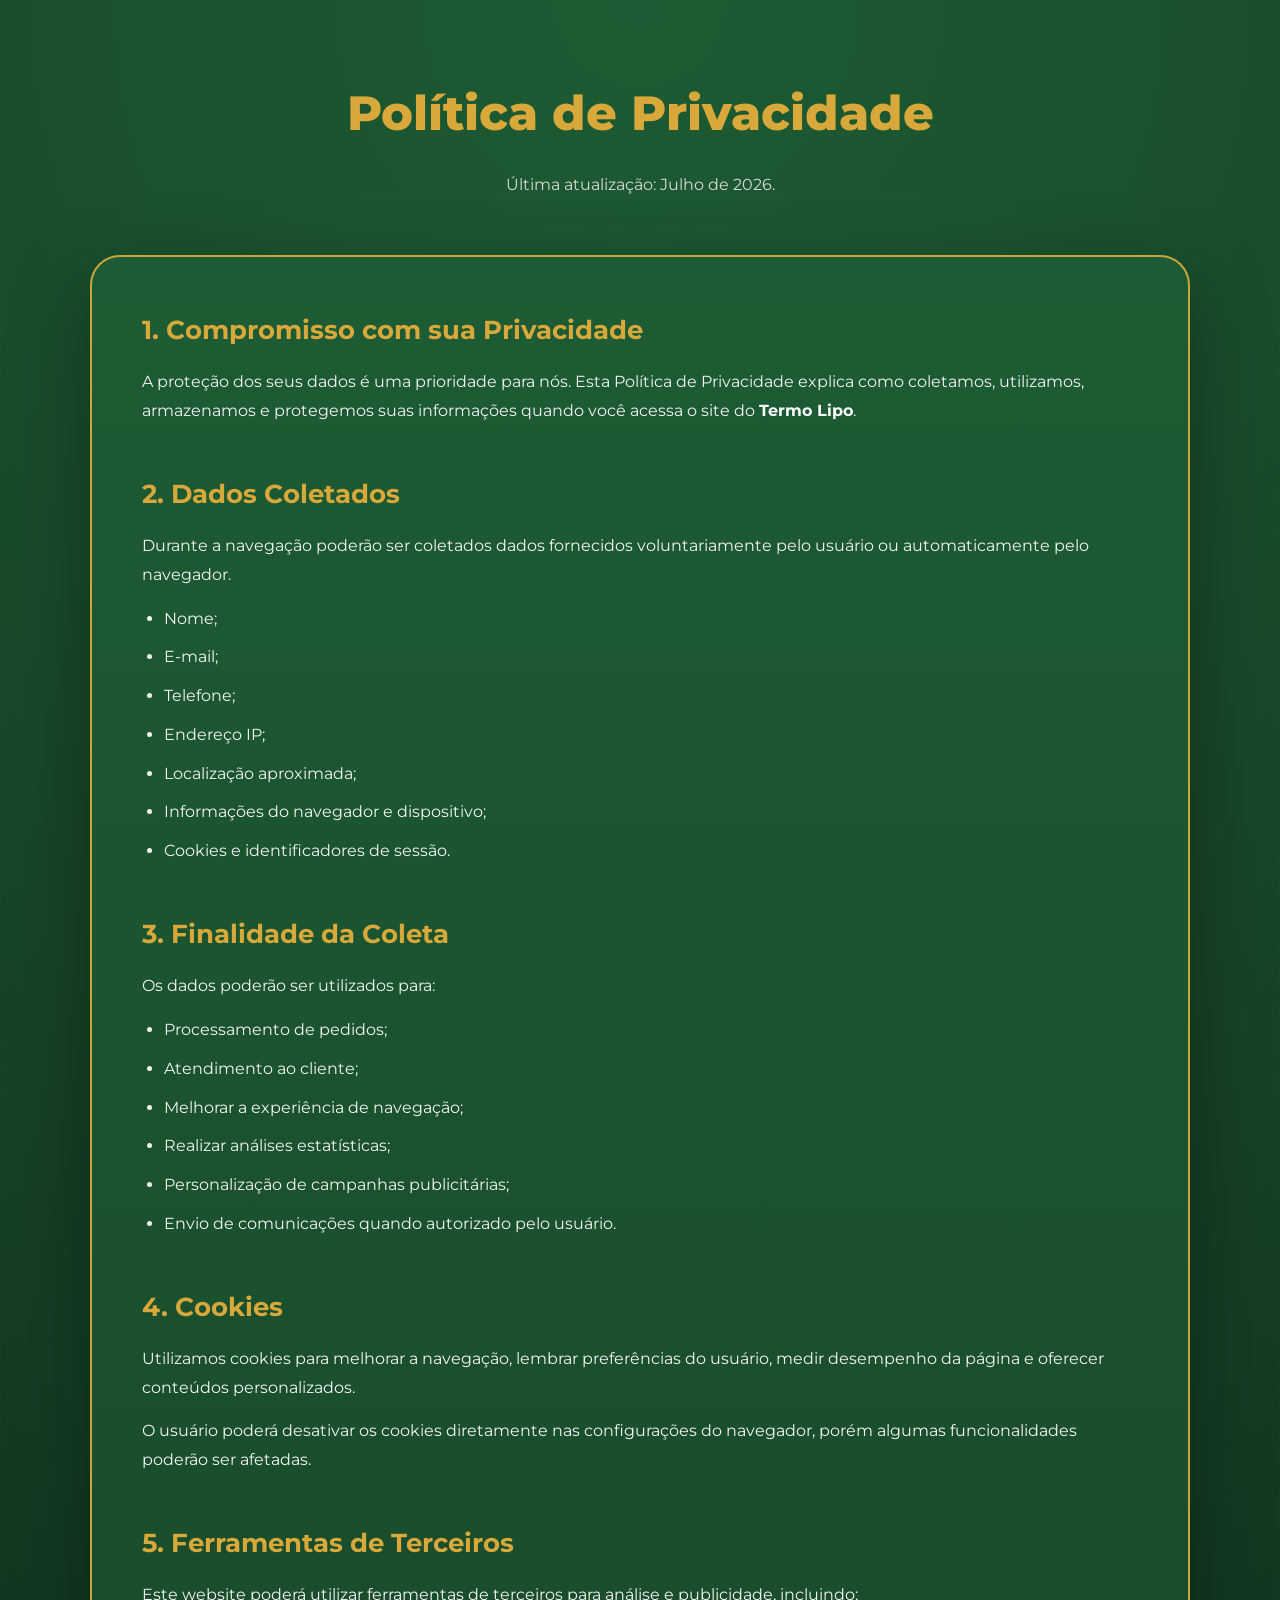
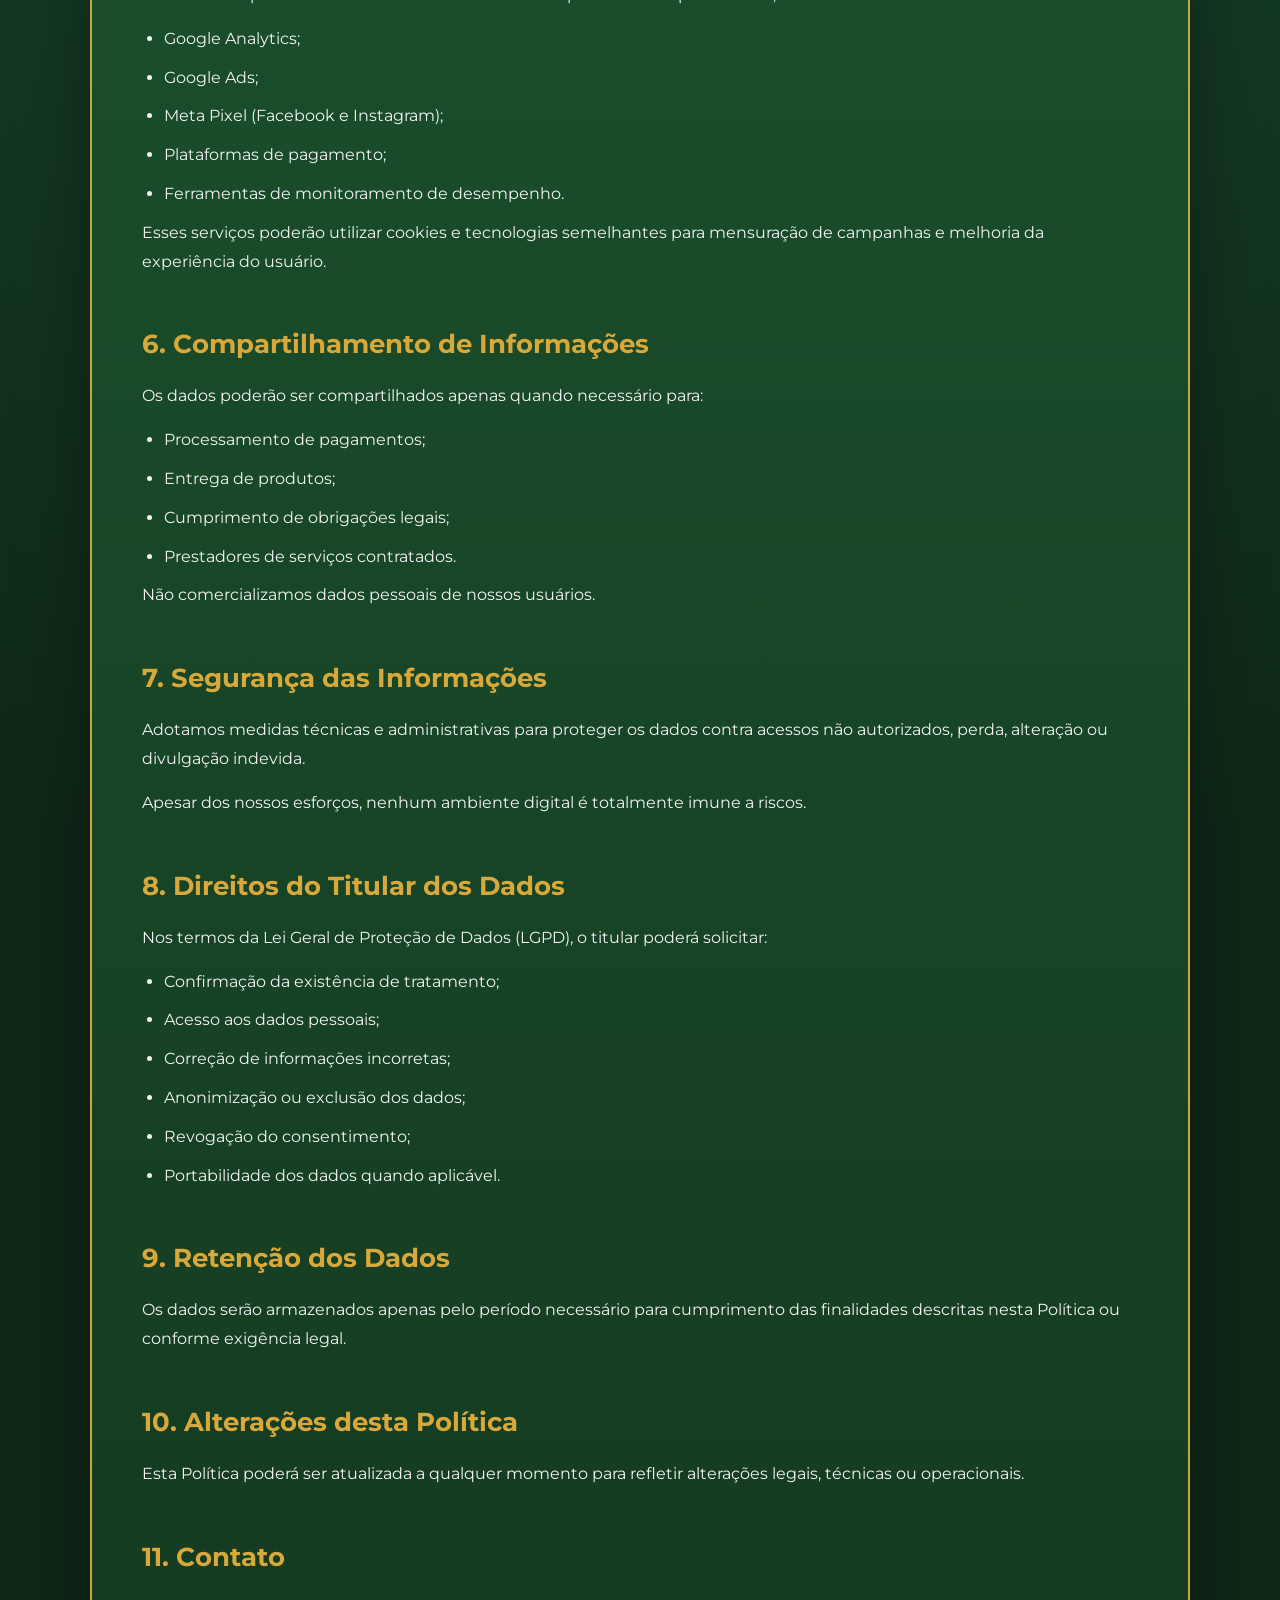
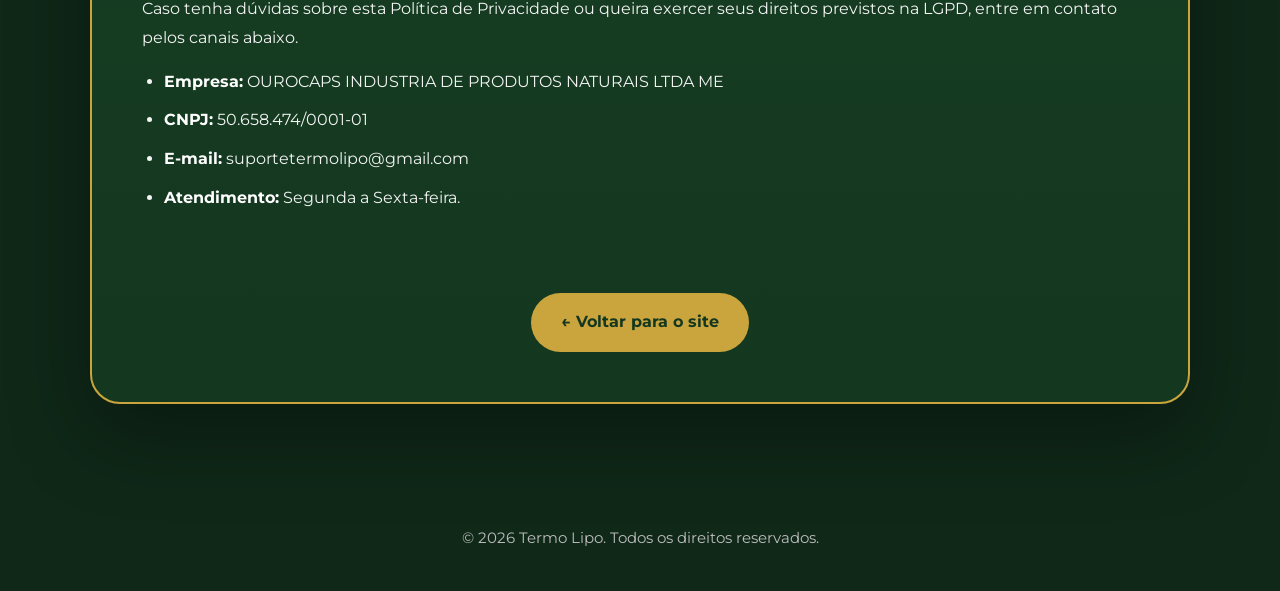
<file: lgpd/politica-de-privacidade.html>
<!doctype html>
<html lang="pt-BR">
  <head>
    <meta charset="UTF-8" />
    <meta name="viewport" content="width=device-width, initial-scale=1.0" />

    <title>Política de Privacidade | Termo Lipo</title>

    <meta
      name="description"
      content="Conheça nossa Política de Privacidade e saiba como tratamos seus dados pessoais."
    />

    <meta name="robots" content="index,follow" />

    <link rel="preconnect" href="https://fonts.googleapis.com" />
    <link rel="preconnect" href="https://fonts.gstatic.com" crossorigin />

    <link
      href="https://fonts.googleapis.com/css2?family=Montserrat:wght@300;400;500;600;700;800&display=swap"
      rel="stylesheet"
    />

    <style>
      * {
        margin: 0;
        padding: 0;
        box-sizing: border-box;
      }

      body {
        font-family: "Montserrat", sans-serif;

        background: #0f2818;
        background-image: radial-gradient(
          circle at top,
          #1d5c34 0%,
          #0f2818 65%
        );

        color: #f4f4f4;

        line-height: 1.8;
      }

      .container {
        width: min(1100px, 92%);
        margin: auto;
      }

      header {
        padding: 70px 0 40px;

        text-align: center;
      }

      h1 {
        color: #d8a93a;

        font-size: 3rem;

        margin-bottom: 15px;

        font-weight: 800;
      }

      header p {
        color: #d9d9d9;
      }

      main {
        padding-bottom: 80px;
      }

      .card {
        background: linear-gradient(180deg, #1d5c34, #14371f);

        border: 2px solid #caa53d;

        border-radius: 30px;

        padding: 50px;

        box-shadow: 0 30px 80px rgba(0, 0, 0, 0.35);
      }

      section {
        margin-bottom: 45px;
      }

      section:last-child {
        margin-bottom: 0;
      }

      h2 {
        color: #d8a93a;

        margin-bottom: 15px;

        font-size: 1.6rem;
      }

      p {
        margin-bottom: 15px;
      }

      ul {
        padding-left: 22px;
      }

      li {
        margin-bottom: 10px;
      }

      strong {
        color: #fff;
      }

      a {
        color: #d8a93a;

        text-decoration: none;
      }

      a:hover {
        text-decoration: underline;
      }

      .back {
        display: inline-block;

        margin-top: 35px;

        background: #caa53d;

        color: #14371f;

        padding: 15px 30px;

        border-radius: 50px;

        font-weight: 700;

        transition: 0.3s;
      }

      .back:hover {
        transform: translateY(-3px);

        box-shadow: 0 10px 30px rgba(202, 165, 61, 0.35);

        text-decoration: none;
      }

      footer {
        text-align: center;

        padding: 40px 20px;

        color: #bdbdbd;

        font-size: 0.95rem;
      }

      @media (max-width: 768px) {
        h1 {
          font-size: 2.2rem;
        }

        .card {
          padding: 30px 22px;
        }

        h2 {
          font-size: 1.35rem;
        }
      }
    </style>
  </head>

  <body>
    <header>
      <div class="container">
        <h1>Política de Privacidade</h1>

        <p>Última atualização: Julho de 2026.</p>
      </div>
    </header>

    <main>
      <div class="container">
        <div class="card">
          <section>
            <h2>1. Compromisso com sua Privacidade</h2>

            <p>
              A proteção dos seus dados é uma prioridade para nós. Esta Política
              de Privacidade explica como coletamos, utilizamos, armazenamos e
              protegemos suas informações quando você acessa o site do
              <strong>Termo Lipo</strong>.
            </p>
          </section>

          <section>
            <h2>2. Dados Coletados</h2>

            <p>
              Durante a navegação poderão ser coletados dados fornecidos
              voluntariamente pelo usuário ou automaticamente pelo navegador.
            </p>

            <ul>
              <li>Nome;</li>

              <li>E-mail;</li>

              <li>Telefone;</li>

              <li>Endereço IP;</li>

              <li>Localização aproximada;</li>

              <li>Informações do navegador e dispositivo;</li>

              <li>Cookies e identificadores de sessão.</li>
            </ul>
          </section>

          <section>
            <h2>3. Finalidade da Coleta</h2>

            <p>Os dados poderão ser utilizados para:</p>

            <ul>
              <li>Processamento de pedidos;</li>

              <li>Atendimento ao cliente;</li>

              <li>Melhorar a experiência de navegação;</li>

              <li>Realizar análises estatísticas;</li>

              <li>Personalização de campanhas publicitárias;</li>

              <li>Envio de comunicações quando autorizado pelo usuário.</li>
            </ul>
          </section>

          <section>
            <h2>4. Cookies</h2>

            <p>
              Utilizamos cookies para melhorar a navegação, lembrar preferências
              do usuário, medir desempenho da página e oferecer conteúdos
              personalizados.
            </p>

            <p>
              O usuário poderá desativar os cookies diretamente nas
              configurações do navegador, porém algumas funcionalidades poderão
              ser afetadas.
            </p>
          </section>

          <section>
            <h2>5. Ferramentas de Terceiros</h2>

            <p>
              Este website poderá utilizar ferramentas de terceiros para análise
              e publicidade, incluindo:
            </p>

            <ul>
              <li>Google Analytics;</li>

              <li>Google Ads;</li>

              <li>Meta Pixel (Facebook e Instagram);</li>

              <li>Plataformas de pagamento;</li>

              <li>Ferramentas de monitoramento de desempenho.</li>
            </ul>

            <p>
              Esses serviços poderão utilizar cookies e tecnologias semelhantes
              para mensuração de campanhas e melhoria da experiência do usuário.
            </p>
          </section>

          <section>
            <h2>6. Compartilhamento de Informações</h2>

            <p>
              Os dados poderão ser compartilhados apenas quando necessário para:
            </p>

            <ul>
              <li>Processamento de pagamentos;</li>

              <li>Entrega de produtos;</li>

              <li>Cumprimento de obrigações legais;</li>

              <li>Prestadores de serviços contratados.</li>
            </ul>

            <p>Não comercializamos dados pessoais de nossos usuários.</p>
          </section>

          <section>
            <h2>7. Segurança das Informações</h2>

            <p>
              Adotamos medidas técnicas e administrativas para proteger os dados
              contra acessos não autorizados, perda, alteração ou divulgação
              indevida.
            </p>

            <p>
              Apesar dos nossos esforços, nenhum ambiente digital é totalmente
              imune a riscos.
            </p>
          </section>

          <section>
            <h2>8. Direitos do Titular dos Dados</h2>

            <p>
              Nos termos da Lei Geral de Proteção de Dados (LGPD), o titular
              poderá solicitar:
            </p>

            <ul>
              <li>Confirmação da existência de tratamento;</li>

              <li>Acesso aos dados pessoais;</li>

              <li>Correção de informações incorretas;</li>

              <li>Anonimização ou exclusão dos dados;</li>

              <li>Revogação do consentimento;</li>

              <li>Portabilidade dos dados quando aplicável.</li>
            </ul>
          </section>

          <section>
            <h2>9. Retenção dos Dados</h2>

            <p>
              Os dados serão armazenados apenas pelo período necessário para
              cumprimento das finalidades descritas nesta Política ou conforme
              exigência legal.
            </p>
          </section>

          <section>
            <h2>10. Alterações desta Política</h2>

            <p>
              Esta Política poderá ser atualizada a qualquer momento para
              refletir alterações legais, técnicas ou operacionais.
            </p>
          </section>

          <section>
            <h2>11. Contato</h2>

            <p>
              Caso tenha dúvidas sobre esta Política de Privacidade ou queira
              exercer seus direitos previstos na LGPD, entre em contato pelos
              canais abaixo.
            </p>

            <ul>
              <li>
                <strong>Empresa:</strong> OUROCAPS INDUSTRIA DE PRODUTOS
                NATURAIS LTDA ME
              </li>

              <li><strong>CNPJ:</strong> 50.658.474/0001-01</li>

              <li><strong>E-mail:</strong> suportetermolipo@gmail.com</li>

              <li><strong>Atendimento:</strong> Segunda a Sexta-feira.</li>
            </ul>
          </section>

          <div style="text-align: center">
            <a href="index.html" class="back"> ← Voltar para o site </a>
          </div>
        </div>
      </div>
    </main>

    <footer>© 2026 Termo Lipo. Todos os direitos reservados.</footer>
  </body>
</html>
</file>
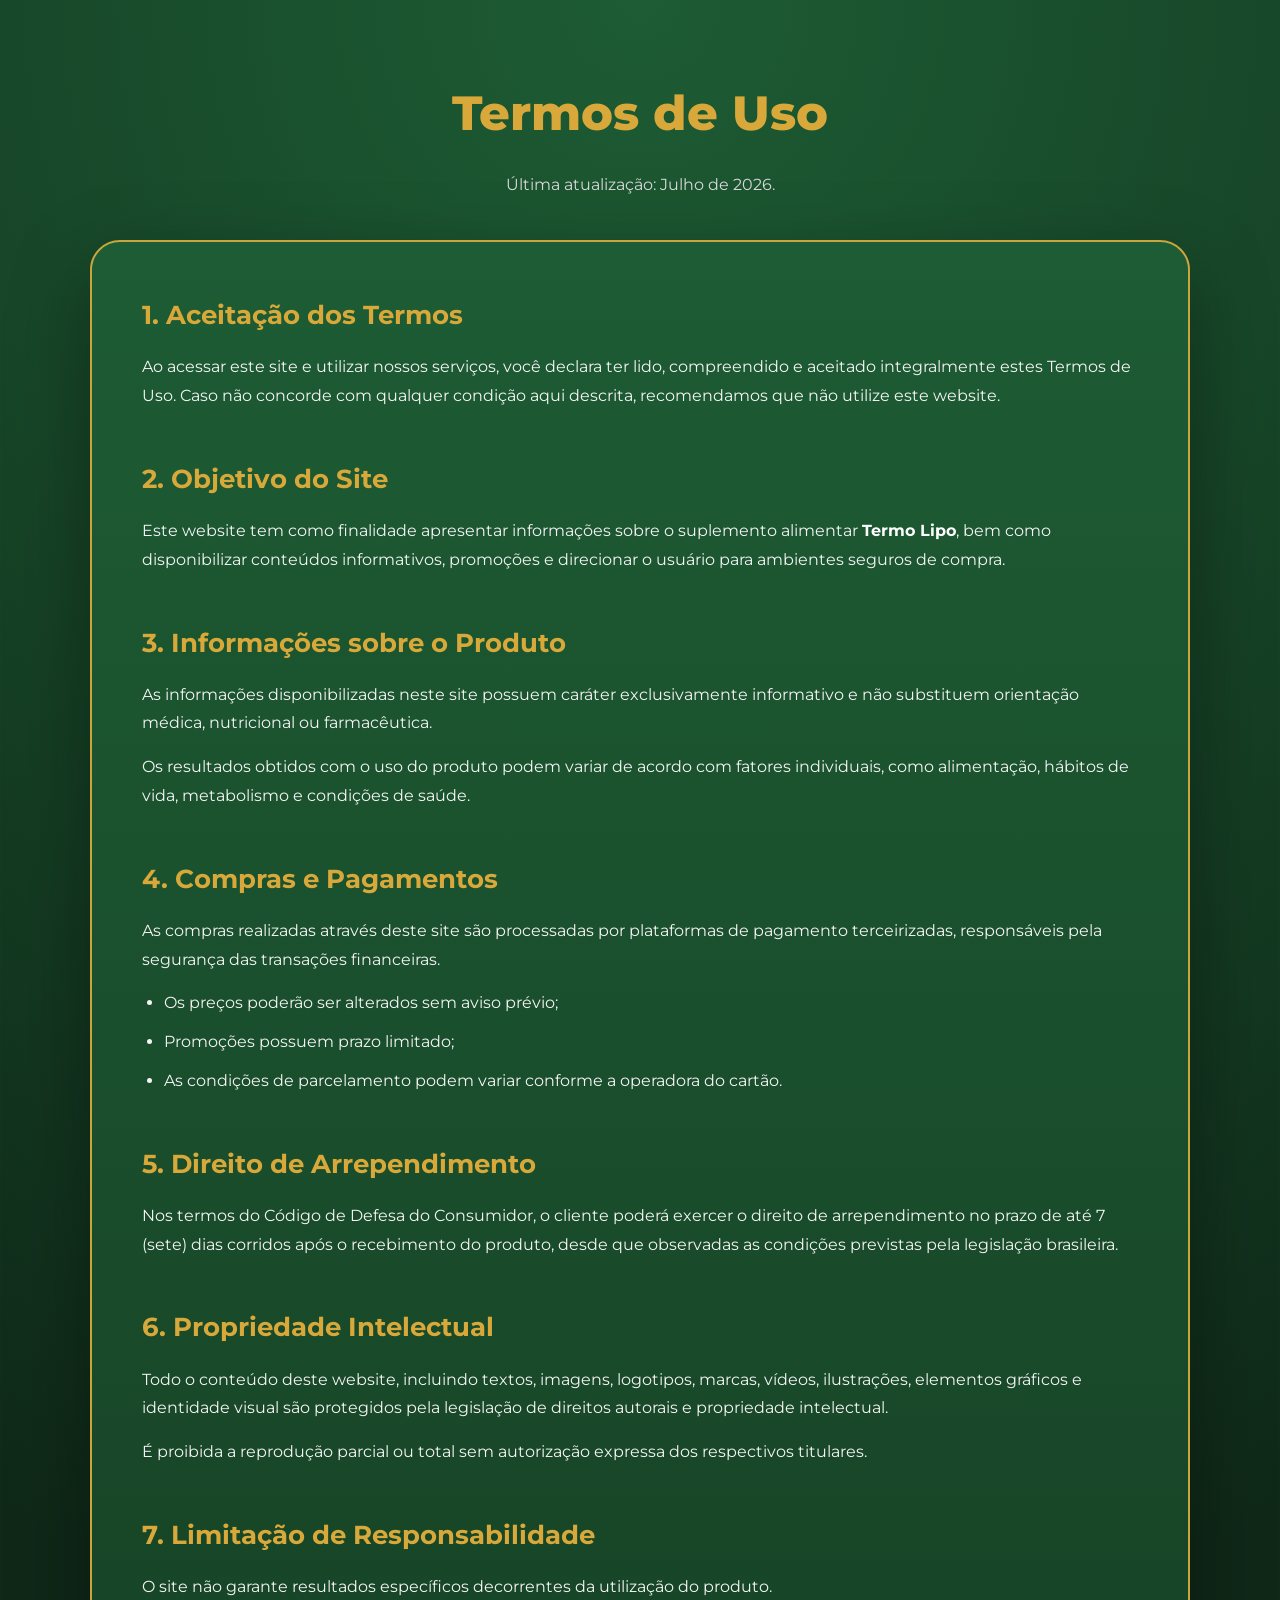
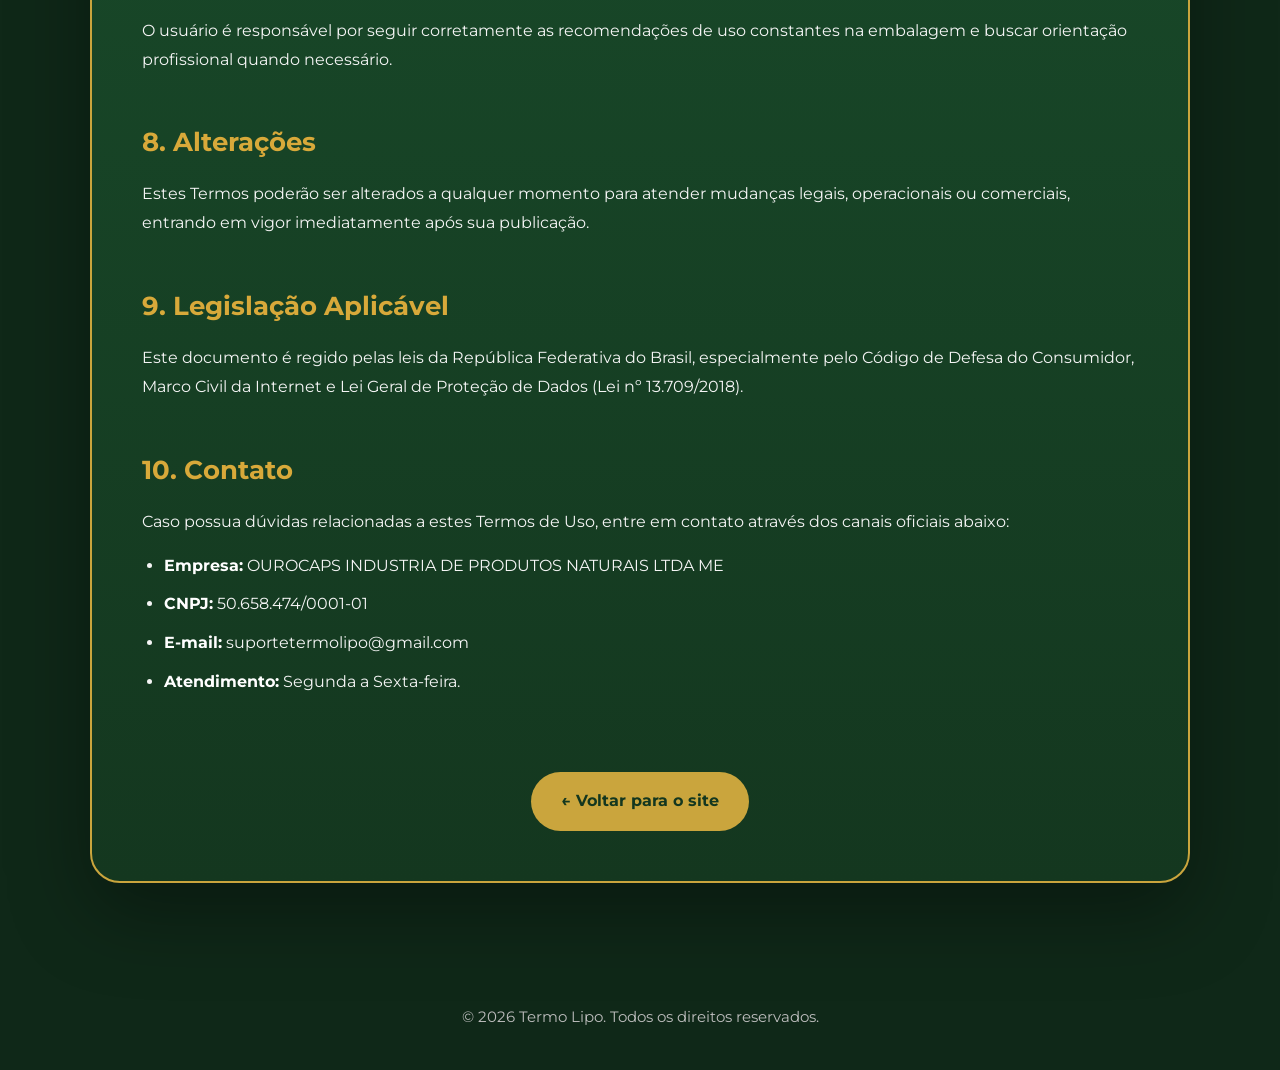
<file: lgpd/termos-de-uso.html>
<!doctype html>
<html lang="pt-BR">
  <head>
    <meta charset="UTF-8" />
    <meta name="viewport" content="width=device-width, initial-scale=1.0" />

    <title>Termos de Uso | Termo Lipo</title>

    <meta name="robots" content="index,follow" />
    <meta
      name="description"
      content="Leia os Termos de Uso da plataforma Termo Lipo."
    />

    <link rel="preconnect" href="https://fonts.googleapis.com" />
    <link rel="preconnect" href="https://fonts.gstatic.com" crossorigin />

    <link
      href="https://fonts.googleapis.com/css2?family=Montserrat:wght@300;400;500;600;700;800&display=swap"
      rel="stylesheet"
    />

    <style>
      * {
        margin: 0;
        padding: 0;
        box-sizing: border-box;
      }

      body {
        font-family: "Montserrat", sans-serif;

        background: #0f2818;

        background-image: radial-gradient(
          circle at top,
          #1d5c34 0%,
          #0f2818 60%
        );

        color: #f5f5f5;

        line-height: 1.8;
      }

      .container {
        width: min(1100px, 92%);
        margin: auto;
      }

      header {
        padding: 70px 0 40px;

        text-align: center;
      }

      h1 {
        font-size: 3rem;

        color: #d8a93a;

        font-weight: 800;

        margin-bottom: 15px;
      }

      header p {
        max-width: 700px;
        margin: auto;

        color: #d8d8d8;
      }

      main {
        padding-bottom: 80px;
      }

      .card {
        background: linear-gradient(180deg, #1d5c34, #14371f);

        border: 2px solid #caa53d;

        border-radius: 30px;

        padding: 50px;

        box-shadow: 0 30px 80px rgba(0, 0, 0, 0.35);
      }

      section {
        margin-bottom: 45px;
      }

      section:last-child {
        margin-bottom: 0;
      }

      h2 {
        color: #d8a93a;

        margin-bottom: 15px;

        font-size: 1.6rem;
      }

      p {
        margin-bottom: 15px;
      }

      ul {
        padding-left: 22px;
      }

      li {
        margin-bottom: 10px;
      }

      strong {
        color: #fff;
      }

      footer {
        text-align: center;

        padding: 40px 20px;

        color: #bdbdbd;

        font-size: 0.95rem;
      }

      a {
        color: #d8a93a;

        text-decoration: none;
      }

      a:hover {
        text-decoration: underline;
      }

      .back {
        display: inline-block;

        margin-top: 30px;

        background: #caa53d;

        color: #14371f;

        font-weight: 700;

        padding: 15px 30px;

        border-radius: 50px;

        transition: 0.3s;
      }

      .back:hover {
        transform: translateY(-3px);

        text-decoration: none;

        box-shadow: 0 10px 30px rgba(202, 165, 61, 0.35);
      }

      @media (max-width: 768px) {
        h1 {
          font-size: 2.2rem;
        }

        .card {
          padding: 30px 22px;
        }

        h2 {
          font-size: 1.35rem;
        }
      }
    </style>
  </head>

  <body>
    <header>
      <div class="container">
        <h1>Termos de Uso</h1>

        <p>Última atualização: Julho de 2026.</p>
      </div>
    </header>

    <main>
      <div class="container">
        <div class="card">
          <section>
            <h2>1. Aceitação dos Termos</h2>

            <p>
              Ao acessar este site e utilizar nossos serviços, você declara ter
              lido, compreendido e aceitado integralmente estes Termos de Uso.
              Caso não concorde com qualquer condição aqui descrita,
              recomendamos que não utilize este website.
            </p>
          </section>

          <section>
            <h2>2. Objetivo do Site</h2>

            <p>
              Este website tem como finalidade apresentar informações sobre o
              suplemento alimentar <strong>Termo Lipo</strong>, bem como
              disponibilizar conteúdos informativos, promoções e direcionar o
              usuário para ambientes seguros de compra.
            </p>
          </section>

          <section>
            <h2>3. Informações sobre o Produto</h2>

            <p>
              As informações disponibilizadas neste site possuem caráter
              exclusivamente informativo e não substituem orientação médica,
              nutricional ou farmacêutica.
            </p>

            <p>
              Os resultados obtidos com o uso do produto podem variar de acordo
              com fatores individuais, como alimentação, hábitos de vida,
              metabolismo e condições de saúde.
            </p>
          </section>

          <section>
            <h2>4. Compras e Pagamentos</h2>

            <p>
              As compras realizadas através deste site são processadas por
              plataformas de pagamento terceirizadas, responsáveis pela
              segurança das transações financeiras.
            </p>

            <ul>
              <li>Os preços poderão ser alterados sem aviso prévio;</li>

              <li>Promoções possuem prazo limitado;</li>

              <li>
                As condições de parcelamento podem variar conforme a operadora
                do cartão.
              </li>
            </ul>
          </section>

          <section>
            <h2>5. Direito de Arrependimento</h2>

            <p>
              Nos termos do Código de Defesa do Consumidor, o cliente poderá
              exercer o direito de arrependimento no prazo de até 7 (sete) dias
              corridos após o recebimento do produto, desde que observadas as
              condições previstas pela legislação brasileira.
            </p>
          </section>

          <section>
            <h2>6. Propriedade Intelectual</h2>

            <p>
              Todo o conteúdo deste website, incluindo textos, imagens,
              logotipos, marcas, vídeos, ilustrações, elementos gráficos e
              identidade visual são protegidos pela legislação de direitos
              autorais e propriedade intelectual.
            </p>

            <p>
              É proibida a reprodução parcial ou total sem autorização expressa
              dos respectivos titulares.
            </p>
          </section>

          <section>
            <h2>7. Limitação de Responsabilidade</h2>

            <p>
              O site não garante resultados específicos decorrentes da
              utilização do produto.
            </p>

            <p>
              O usuário é responsável por seguir corretamente as recomendações
              de uso constantes na embalagem e buscar orientação profissional
              quando necessário.
            </p>
          </section>

          <section>
            <h2>8. Alterações</h2>

            <p>
              Estes Termos poderão ser alterados a qualquer momento para atender
              mudanças legais, operacionais ou comerciais, entrando em vigor
              imediatamente após sua publicação.
            </p>
          </section>

          <section>
            <h2>9. Legislação Aplicável</h2>

            <p>
              Este documento é regido pelas leis da República Federativa do
              Brasil, especialmente pelo Código de Defesa do Consumidor, Marco
              Civil da Internet e Lei Geral de Proteção de Dados (Lei nº
              13.709/2018).
            </p>
          </section>

          <section>
            <h2>10. Contato</h2>

            <p>
              Caso possua dúvidas relacionadas a estes Termos de Uso, entre em
              contato através dos canais oficiais abaixo:
            </p>

            <ul>
              <li>
                <strong>Empresa:</strong> OUROCAPS INDUSTRIA DE PRODUTOS
                NATURAIS LTDA ME
              </li>

              <li><strong>CNPJ:</strong> 50.658.474/0001-01</li>

              <li><strong>E-mail:</strong> suportetermolipo@gmail.com</li>

              <li><strong>Atendimento:</strong> Segunda a Sexta-feira.</li>
            </ul>
          </section>

          <div style="text-align: center">
            <a href="index.html" class="back"> ← Voltar para o site </a>
          </div>
        </div>
      </div>
    </main>

    <footer>© 2026 Termo Lipo. Todos os direitos reservados.</footer>
  </body>
</html>
</file>
